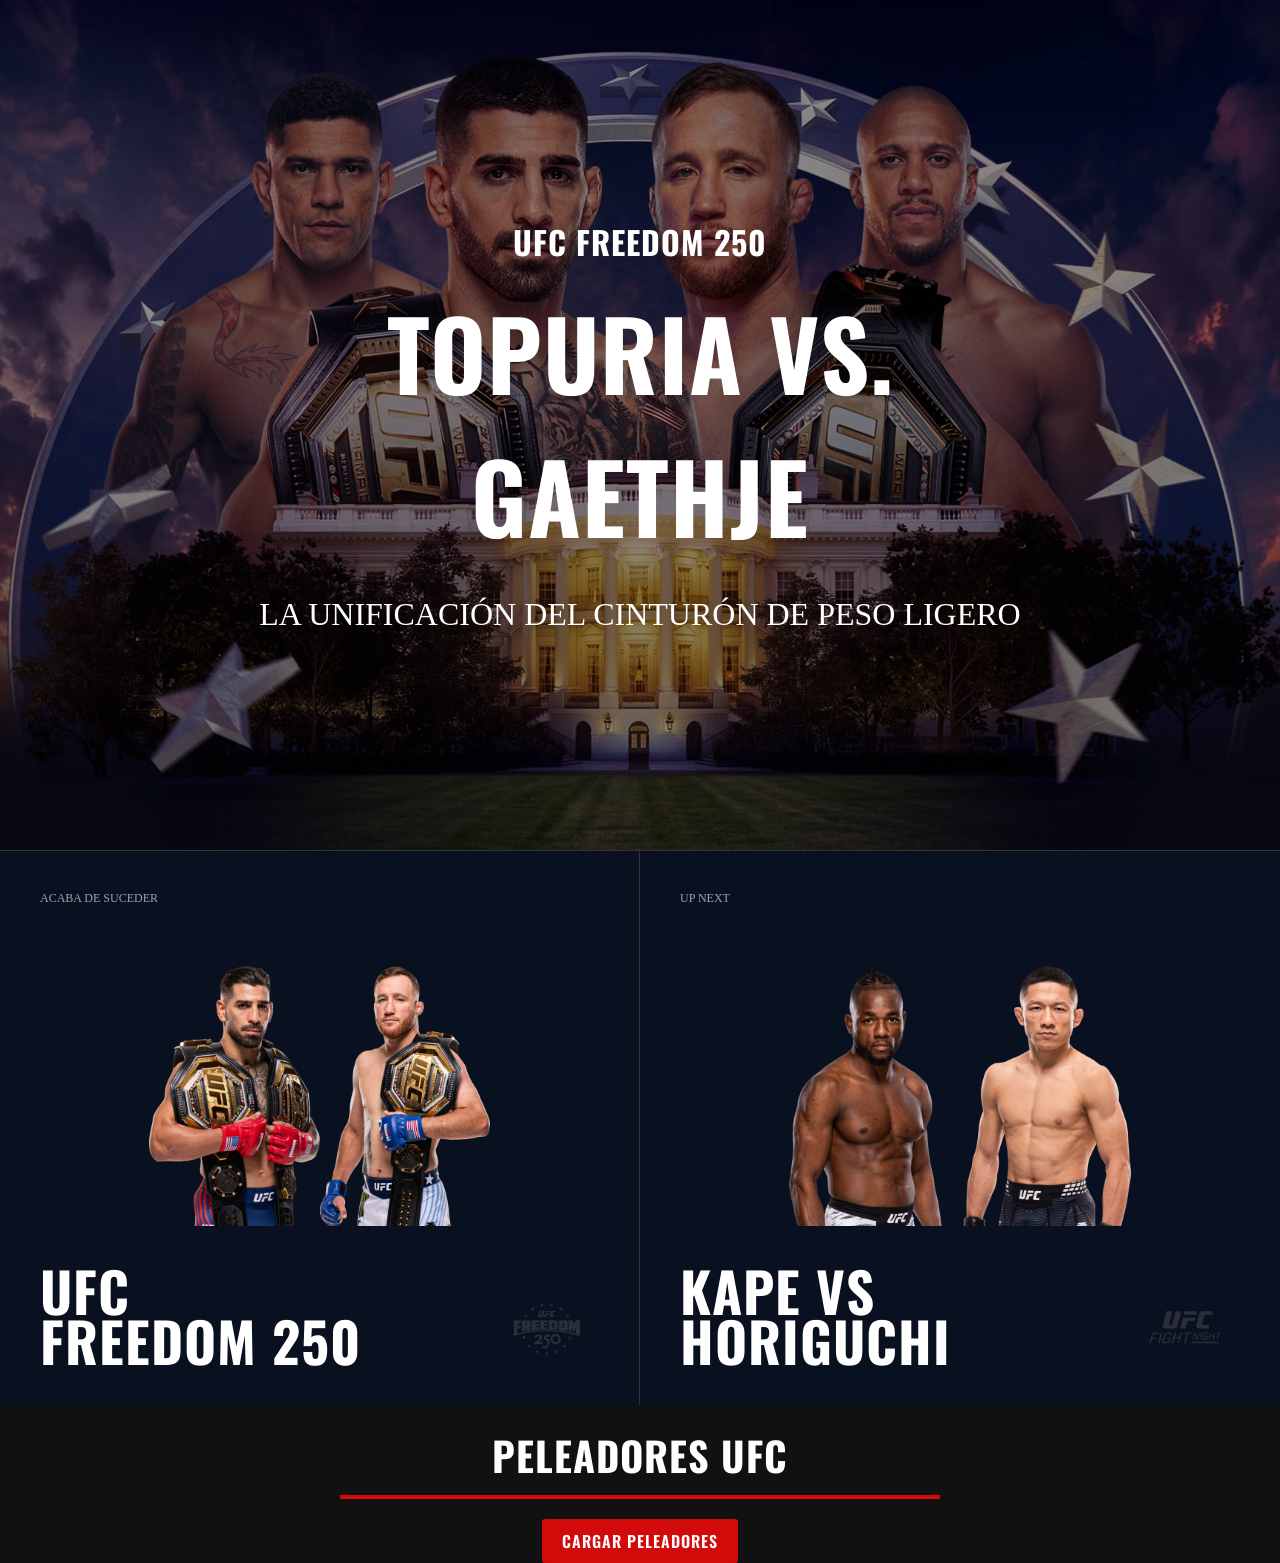
<file: trabajodemaxiyseba/index.html>
<!DOCTYPE html>
<html lang="es">
<head>
    <meta charset="UTF-8">
    <title>UFC Fighters</title>
    <!-- Fuentes oficiales estilo UFC -->
    <link rel="preconnect" href="https://fonts.googleapis.com">
    <link rel="preconnect" href="https://fonts.gstatic.com" crossorigin>
    <link href="https://fonts.googleapis.com/css2?family=Oswald:wght@400;600;700&family=Roboto:wght@400;700&display=swap" rel="stylesheet">
    <link rel="stylesheet" href="style.css">
</head>
<body>
    <section class="hero">

    <img src="inicio.avif" class="hero-img">

    <div class="overlay"></div>

    <div class="hero-content">
        <h3>UFC FREEDOM 250</h3>

        <h1>TOPURIA VS. GAETHJE</h1>

        <p>LA UNIFICACIÓN DEL CINTURÓN DE PESO LIGERO</p>
    </div>



</section>
<section class="eventos">

  <div class="eventos-grid">

    <div class="evento">
      <p class="evento-tag">ACABA DE SUCEDER</p>

      <div class="evento-imagenes">
        <img src="tupuria.png">
        <img src="gaethje.png">
      </div>

      <div class="evento-footer">
        <h2>UFC<br>FREEDOM 250</h2>
        <img src="free.png">
      </div>
    </div>

    <div class="evento">
      <p class="evento-tag">UP NEXT</p>

      <div class="evento-imagenes">
        <img src="ininion2.png">
        <img src="chinardo.png">
      </div>

      <div class="evento-footer">
        <h2>KAPE VS<br>HORIGUCHI</h2>
        <img src="noche.png">
      </div>
    </div>

  </div>

</section>
 
<section class="bg-[#11131c] text-white border-t border-gray-700">


  <div class="grid grid-cols-2 md:grid-cols-4 gap-6 px-6">


    
    </div> </section>
  </div>
</section>

</main>

  </div>

    <!-- ================= PANTALLA DE INICIO (LISTADO) ================= -->
    <div id="vista-lista">
        <h1>Peleadores UFC</h1>
        <button onclick="renderizarPeleadores()">Cargar Peleadores</button>
        <div id="peleadores"></div>
    </div>


    <!-- ================= PANTALLA DE PERFIL DETALLADO (image_5104e4.jpg) ================= -->
    <div id="vista-perfil" style="display:none;">
        
        <!-- Barra de Navegación Superior Blanca -->
        <div class="navbar-ufc">
            <div class="navbar-logo">UFC</div>
            <button onclick="volver()" class="btn-cerrar-perfil">✕ CERRAR PERFIL</button>
        </div>

        <!-- Contenedor Principal del Perfil (Grid de 3 Columnas) -->
        <div class="perfil-layout">
            
            <!-- COLUMNA IZQUIERDA: Datos del Peleador -->
            <div class="perfil-col datos-izquierda">
                <div class="badges-row">
                    <span class="badge">LIGERO DIVISION</span>
                    <span class="badge">#2 PFP</span>
                    <span class="badge-active">ACTIVO</span>
                    <span class="badge-active">TITLE HOLDER</span>
                </div>
                
                <h3 id="apodo" class="txt-apodo"></h3>
                <h1 id="nombre" class="txt-nombre"></h1>
                
                <p id="division" class="txt-division"></p>
                <p id="record" class="txt-record"></p>

                <!-- Panel de Estadísticas (Fijas para el diseño UFC) -->
                <div class="stats-row">
                    <div class="stat-item"><strong>7 </strong><span>VICTORIAS POR NOCAUT</span></div>
                    <div class="stat-item"><strong>8 </strong><span>GANA POR SUMISIÓN</span></div>
                    <div class="stat-item"><strong>10 </strong><span>PRIMEROS ACABADOS REDONDOS</span></div>
                </div>
            </div>

            <!-- COLUMNA CENTRAL: Imagen del Peleador -->
            <div class="perfil-col foto-centro">
                <img id="foto" alt="Foto del Peleador">
            </div>

            <!-- COLUMNA DERECHA: Combates Historial -->
            <div class="perfil-col historial-derecha">
                
                <!-- Último Combate -->
                <div class="card-combate">
                    <span class="tag-combate last">LAST FIGHT</span>
                    <div class="combate-header">
                        <span class="combate-titulo">TOPURIA VS OLIVEIRA</span>
                        <span class="combate-status win">VICTORIA</span>
                    </div>
                    <span class="combate-fecha">JUN. 28, 2025</span>
                </div>

                <!-- Próximo Combate -->
                <div class="card-combate">
                    <span class="tag-combate upcoming">UPCOMING FIGHT</span>
                    <div class="combate-header">
                        <span class="combate-titulo">TOPURIA VS GAETHJE</span>
                        <span class="combate-status next">PRÓXIMA</span>
                    </div>
                    <span class="combate-fecha">JUN. 14, 2026</span>
                </div>

                <!-- Botón para ver historial completo del JSON -->
                <button onclick="mostrarHistorial()" class="btn-view-history">
                    VIEW FIGHT HISTORY
                </button>
                
                <!-- Contenedor donde se despliegan las peleas de tu JSON -->
                <div id="historial" class="box-historial-desplegado"></div>
            </div>

        </div>
    </div>

    <script src="script.js"></script>
</body>
</html>
</file>
<file: trabajodemaxiyseba/style.css>
/* --- CONFIGURACIÓN GENERAL --- */
* {
    box-sizing: border-box;
    margin: 0;
    padding: 0;
}
.banner-principal img {
    width: 100%;
    height: 400px;
    object-fit: cover;
    display: block;
}
.hero{
    position: relative;
    width: 100%;
    height: 850px; /* en vez de 100vh */
    overflow: hidden;
}

.hero-img{
    position: absolute;
    inset: 0;
    width: 100%;
    height: 100%;
    object-fit: cover;
}

.overlay{
    position: absolute;
    inset: 0;
    background: rgba(0,0,0,.45);
}

.hero-content{
    position: relative;
    z-index: 2;

    width: 100%;
    height: 100%;

    display: flex;
    flex-direction: column;

    justify-content: center;
    align-items: center;

    text-align: center;
}

.hero-content h3{
    font-size: 2rem;
    margin-bottom: 15px;
}

.hero-content h1{
    font-size: 6rem;
    font-weight: 700;
    border: none;
    margin: 0;
}

.hero-content p{
    font-size: 2rem;
    margin-top: 20px;
}
body{
    margin:0;
    padding:0;
    background:#111;
    color:white;
    display:block; /* IMPORTANTE */
}

/* --- TIPOGRAFÍA ESTILO UFC --- */
h1, h2, h3, h4, button {
    font-family: 'Oswald', sans-serif;
    text-transform: uppercase; /* Todo en mayúsculas como en la UFC */
    letter-spacing: 1px;
}

h1 {
    font-size: 2.5rem;
    font-weight: 700;
    border-bottom: 4px solid #d20a0a; /* Línea roja característica de la UFC */
    padding-bottom: 10px;
    margin-bottom: 30px;
    text-align: center;
    width: 100%;
    max-width: 600px;
}

/* --- VISTA DE LISTA (Tarjetas) --- */
#peleadores {
    width: 100%;
    max-width: 600px;
}

.peleador-card {
    background-color: #1a1a1a;
    border-left: 5px solid #d20a0a; /* Detalle rojo a la izquierda */
    padding: 15px 20px;
    margin-bottom: 15px;
    display: flex;
    justify-content: space-between;
    align-items: center;
    border-radius: 4px;
    transition: transform 0.2s;
}

.peleador-card:hover {
    transform: scale(1.02);
    background-color: #222222;
}

.peleador-card h3 {
    
    font-size: 1.4rem;
    font-weight: 600;
}


.contenedor-victoria {
  background-color: #d20a0a; /* Rojo UFC */
    color: white;
   border: 1px solid #ef4444; /* Borde rojo de 2 píxeles */
    padding: 4px 6px;         /* Espacio interno (arriba/abajo e izquierda/derecha) */
    display: inline-block;     /* Hace que el cuadro envuelva solo la palabra */
    line-height: 1;            /* Centra el texto verticalmente dentro del cuadro */
     font-family: 'Oswald', sans-serif;
    text-transform: uppercase; /* Todo en mayúsculas como en la UFC */
    letter-spacing: 1px;
 }
/* --- BOTONES --- */
button {
    background-color: #d20a0a; /* Rojo UFC */
    color: white;
    border: none;
    padding: 10px 20px;
    font-size: 1rem;
    font-weight: 600;
    cursor: pointer;
    border-radius: 3px;
    transition: background 0.2s;
}

button:hover {
    background-color: #b00808; /* Rojo más oscuro al pasar el mouse */
}

/* --- VISTA DE PERFIL DETALLADO --- */
#vista-perfil {
    width: 100%;
    max-width: 800px;
    margin: 40px auto;
    padding: 30px;
    background: #111;
    
    /* Forzamos a que todo sea una única columna centrada */
    display: flex;
    flex-direction: column;
    align-items: center; 
    text-align: center;
}

/* Forzamos al H1 (Nombre) a centrarse y no estirarse infinitamente */
#vista-perfil h1 {
    font-size: 3rem;
    text-align: center;
    margin: 0 auto 30px auto;
    width: 100%;
    max-width: 600px; /* Limita el ancho de la línea roja */
    display: inline-block;
}

#nombre {
    font-size: 2.2rem;
    margin-bottom: 5px;
}

#apodo {
    color: #d20a0a; /* Apodo en rojo */
    font-style: italic;
    font-size: 1.2rem;
    margin-bottom: 20px;
}

#foto {
    border: 3px solid #333;
    border-radius: 4px;
    background-color: #111;
    margin-bottom: 25px;
    object-fit: cover;
}

#vista-perfil p {
    font-size: 1.1rem;
    margin-bottom: 10px;
    color: #cccccc;
}

#vista-perfil p strong {
    color: #ffffff;
}

/* --- HISTORIAL DE PELEAS --- */
#historial h4 {
    margin-top: 20px;
    font-size: 1.3rem;
    color: #ffffff;
    border-bottom: 1px solid #333;
    padding-bottom: 5px;
    text-align: left;
}

#historial ul {
    list-style: none;
    text-align: left;
    margin-top: 15px;
}

#historial li {
    background-color: #111111;
    padding: 12px;
    border-radius: 4px;
    border-right: 3px solid #333;
    font-size: 0.95rem;
    line-height: 1.4;
}

/* Botón volver abajo */
#vista-perfil button:last-of-type {
    background-color: #333333;
    margin-top: 20px;
}

#vista-perfil button:last-of-type:hover {
    background-color: #444444;
}

.eventos{
    width:100vw;
    background:#09101f;
    border-top:1px solid #333;
}

.eventos-grid{
    display:grid;
    grid-template-columns:1fr 1fr;
}

.evento{
    padding:40px;
    min-height:500px;
}

.evento:first-child{
    border-right:1px solid #333;
}

.evento-tag{
    color:#9ca3af;
    font-size:12px;
    margin-bottom:40px;
}

.evento-imagenes{
    height:280px;
    display:flex;
    justify-content:center;
    align-items:flex-end;
}

.evento-imagenes img{
    height:260px;
    object-fit:contain;
}

.evento-footer{
    margin-top:40px;
    display:flex;
    justify-content:space-between;
    align-items:flex-end;
}

.evento-footer h2{
    font-size:55px;
    line-height:0.9;
    border:none;
    margin:0;
}

.evento-footer img{
    height:70px;
    opacity:.35;
}

.fight-card{
    display:flex;
    justify-content:space-between;
    align-items:center;

    background:#101010;
    border-top:1px solid #333;

    margin-bottom:20px;
    min-height:200px;
}

.fight-left{
    width: 40%;
    position: relative;

    display: flex;
    justify-content: center;
    align-items: flex-end;

    overflow: visible; /* importante */
}

.fighter-img{
    width: 260px;      /* en vez de usar height */
    height: auto;
    max-height: 260px;
    object-fit: contain;
}

.fight-right{
    width: 35%;
    padding: 20px;
}


.victoria-badge{
    position: absolute;
    left: 20px;
    bottom: 0px;

    background: #e10600;
    color: white;

    padding: 5px 10px;

    font-size: 18px;
    font-weight: bold;
    z-index: 100;
}




.fight-date{
    color:#9ca3af;
    margin-bottom:25px;
}

.fight-stats{
    display:flex;
    gap:60px;

    border-top:1px solid #333;
    padding-top:20px;
}

.fight-stats span{
    display:block;
    color:#888;
    margin-bottom:10px;
}

.fight-stats strong{
    font-size:42px;
    color:white;
}

#vista-lista{
    display:flex;
    flex-direction:column;
    align-items:center;
    text-align:center;
}

#vista-lista h1{
    width:100%;
    text-align:center;
    margin:20px auto;
}
</file>
